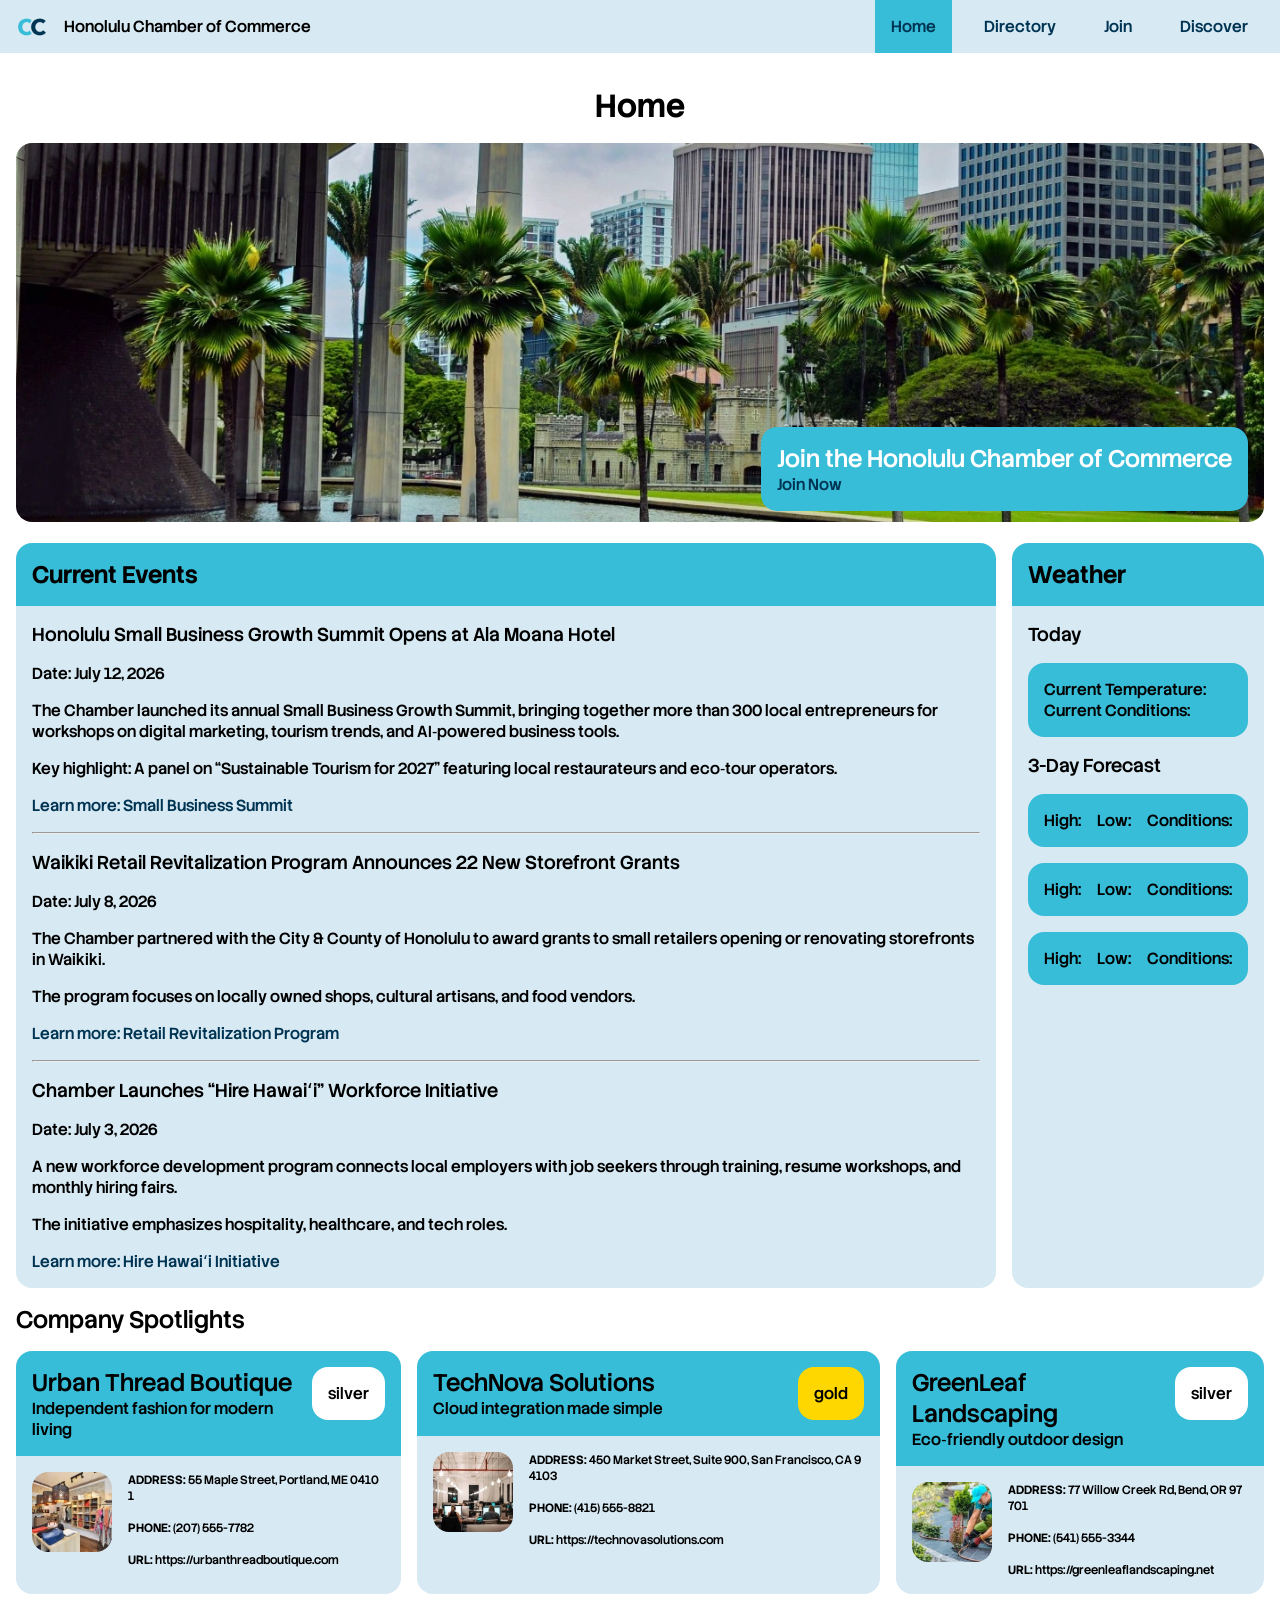
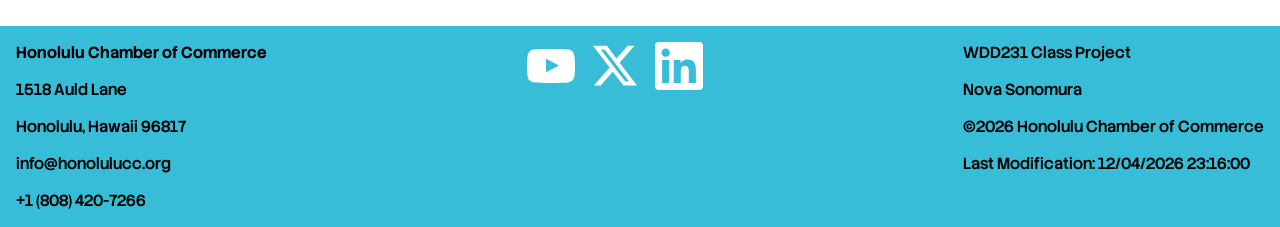
<file: chamber/index.html>
<!DOCTYPE html>
<html lang="en">

<head>
	<meta charset="UTF-8">
	<base target="_top">
	<title>Home - Honolulu Chamber of Commerce</title>
	<meta name="description" content="A directory listing for all employees of the Honolulu Chamber of Commerce.">
	<meta name="author" content="Nova Sonomura">
	
	<meta property="og:title" content="Home - Honolulu Chamber of Commerce">
	<meta property="og:description" content="A directory listing for all employees of the Chamber of Commerce.">
	<meta property="og:type" content="website">
	<meta property="og:image" content="https://novyboy.github.io/wdd231/chamber/images/favicon-512.webp">
	<meta property="og:url" content="https://novyboy.github.io/wdd231/chamber/directory.html">
	<meta property="og:site_name" content="Chamber of Commerce">
	
	<meta name="twitter:card" content="summary_large_image">
	<meta name="twitter:image:alt" content="Home - Honolulu Chamber of Commerce">
	
	<link rel="icon" href="images/favicon.ico" type="image/ico" sizes="32x32">
	
	<link rel="apple-touch-icon" href="images/favicon-180.webp" sizes="180x180">
	<link rel="shortcut icon" href="images/favicon-192.webp" sizes="192x192">
	<link rel="apple-touch-icon" href="images/favicon-512.webp" sizes="512x512">
	
	<link rel="stylesheet" href="styles/base.css">
	<link rel="stylesheet" href="styles/small.css">
	<link rel="stylesheet" href="styles/larger.css">
	<link rel="preconnect" href="https://fonts.googleapis.com">
	<link rel="preconnect" href="https://fonts.gstatic.com" crossorigin>
	<link href="https://fonts.googleapis.com/css2?family=Stack+Sans+Headline:wght@200..700&display=swap" rel="stylesheet">
	
	<meta name="viewport" content="width=device-width, initial-scale=1">
	<meta name="robots" content="">
	<meta name="theme-color" content="">
	
	<script src="scripts/getdates.js" defer></script>
	<script src="scripts/hamburger.js" defer></script>
	<script src="scripts/home.js" defer></script>
</head>
<body class="flex-column">
	<header class="flex-row">
		<span class="flex-row center">
			<img id="icon" alt="favicon" src="images/favicon-192.webp">
			Honolulu Chamber of Commerce
		</span>
		<nav id="main-menu" class="flex-adapt">
			<a href="#">Home</a>
			<a href="directory.html">Directory</a>
			<a href="join.html">Join</a>
			<a href="discover.html">Discover</a>
		</nav>
		<button id="hamburger" aria-label="hamburger menu">
			<span></span>
			<span></span>
			<span></span>
		</button>
	</header>
	<main class="flex-column">
		<h1>Home</h1>
		<section class="main">
			<img class="hero" alt="Honolulu Chamber of Commerce" src="images/hero-image.webp"/>
			<div class="cta">
				<h2>
					Join the Honolulu Chamber of Commerce
				</h2>
				<a href="join.html">Join Now</a>
			</div>
		</section>
		<!--Hero Image-->
		<!--Call to Action-->
		<!--Current Events-->
		<!--Weather-->
		<!--2-3 Company Spotlights-->
		<div class="flex-adapt">
			<section id="current-events" class="card">
				<div>
					<h2>Current Events</h2>
				</div>
				<div class="flex-column">
					<h3>Honolulu Small Business Growth Summit Opens at Ala Moana Hotel</h3>
					<span>Date: July 12, 2026</span>
					<p>
						The Chamber launched its annual Small Business Growth Summit, bringing together more than 300 local entrepreneurs for workshops on digital marketing, tourism trends, and AI‑powered business tools.
					</p>
					<p>
						Key highlight: A panel on “Sustainable Tourism for 2027” featuring local restaurateurs and eco‑tour operators.
					</p>
					<a href="#">Learn more: Small Business Summit</a>
					
					<hr>
					
					<h3>Waikiki Retail Revitalization Program Announces 22 New Storefront Grants</h3>
					<span>Date: July 8, 2026</span>
					<p>
						The Chamber partnered with the City & County of Honolulu to award grants to small retailers opening or renovating storefronts in Waikiki.
					</p>
					<p>
						The program focuses on locally owned shops, cultural artisans, and food vendors.
					</p>
					<a href="#">Learn more: Retail Revitalization Program</a>
					
					<hr>
					
					<h3>Chamber Launches “Hire Hawaiʻi” Workforce Initiative</h3>
					<span>Date: July 3, 2026</span>
					<p>
						A new workforce development program connects local employers with job seekers through training, resume workshops, and monthly hiring fairs.
					</p>
					<p>
						The initiative emphasizes hospitality, healthcare, and tech roles.
					</p>
					<a href="#">
						Learn more: Hire Hawaiʻi Initiative</a>
				</div>
			</section>
			<div class="flex-column">
			<section id="weather" class="card">
				<div>
					<h2>Weather</h2>
				</div>
				<div class="flex-column">
					<h3>Today</h3>
					<dl class="grid-2 forecast">
						<div>
							<dt>Current Temperature:</dt>
							<dd id="temperature"></dd>
						</div>
						<div>
							<dt>Current Conditions:</dt>
							<dd id="conditions"></dd>
						</div>
					</dl>
					<h3>3-Day Forecast</h3>
					<dl class="grid-3 forecast">
						<div>
							<dt>High:</dt>
							<dd id="high-1"></dd>
						</div>
						<div>
							<dt>Low:</dt>
							<dd id="low-1"></dd>
						</div>
						<div>
							<dt>Conditions:</dt>
							<dd id="conditions-1"></dd>
						</div>
					</dl>
					<dl class="grid-3 forecast">
						<div>
							<dt>High:</dt>
							<dd id="high-2"></dd>
						</div>
						<div>
							<dt>Low:</dt>
							<dd id="low-2"></dd>
						</div>
						<div>
							<dt>Conditions:</dt>
							<dd id="conditions-2"></dd>
						</div>
					</dl>
					<dl class="grid-3 forecast">
						<div>
							<dt>High:</dt>
							<dd id="high-3"></dd>
						</div>
						<div>
							<dt>Low:</dt>
							<dd id="low-3"></dd>
						</div>
						<div>
							<dt>Conditions:</dt>
							<dd id="conditions-3"></dd>
						</div>
					</dl>
				</div>
			</section>
		</div>
		</div>
		<section class="flex-column">
			<h2>Company Spotlights</h2>
			<div id="spotlight" class="flex-adapt">
				
			</div>
		</section>
	</main>
	<footer class="flex-adapt">
		<div class="flex-column">
			<strong>Honolulu Chamber of Commerce</strong>
			<span>1518 Auld Lane</span>
			<span>Honolulu, Hawaii 96817</span>
			<span>info@honolulucc.org</span>
			<span>+1 (808) 420-7266</span>
		</div>
		<div class="flex-row social">
			<a href="#"><img alt="youtube" src="images/youtube.svg"></a>
			<a href="#"><img alt="twitter" src="images/twitter.svg"></a>
			<a href="#"><img alt="linkedin" src="images/linkedin.svg"></a>
		</div>
		<div class="flex-column">
			<span>WDD231 Class Project</span>
			<span>Nova Sonomura</span>
			<span>
				©︎<span id="currentYear"></span>
				Honolulu Chamber of Commerce
			</span>
			<span>
				Last Modification: <span id="lastModified"></span>
			</span>
		</div>
	</footer>
</body>

</html>
</file>
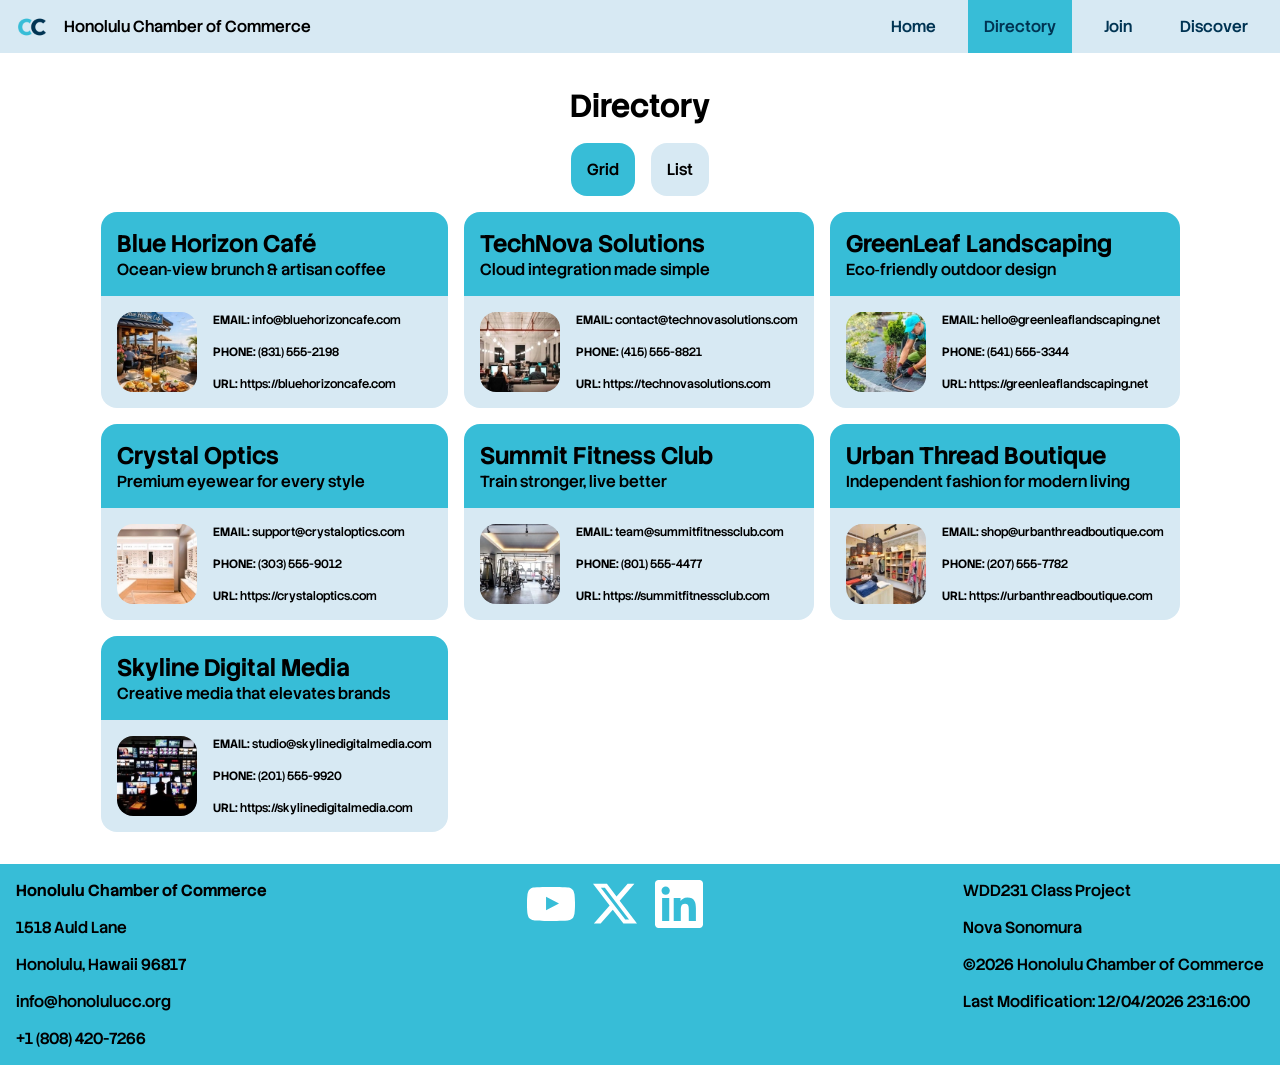
<file: chamber/directory.html>
<!DOCTYPE html>
<html lang="en">

<head>
	<meta charset="UTF-8">
	<base target="_top">
	<title>Directory - Honolulu Chamber of Commerce</title>
	<meta name="description" content="A directory listing for all employees of the Honolulu Chamber of Commerce.">
	<meta name="author" content="Nova Sonomura">
	
	<meta property="og:title" content="Directory - Honolulu Chamber of Commerce">
	<meta property="og:description" content="A directory listing for all employees of the Honolulu Chamber of Commerce.">
	<meta property="og:type" content="website">
	<meta property="og:image" content="https://novyboy.github.io/wdd231/chamber/images/favicon-512.webp">
	<meta property="og:url" content="https://novyboy.github.io/wdd231/chamber/directory.html">
	<meta property="og:site_name" content="Honolulu Chamber of Commerce">
	
	<meta name="twitter:card" content="summary_large_image">
	<meta name="twitter:image:alt" content="Directory - Honolulu Chamber of Commerce">
	
	<link rel="icon" href="images/favicon.ico" type="image/ico" sizes="32x32">
	
	<link rel="apple-touch-icon" href="images/favicon-180.webp" sizes="180x180">
	<link rel="shortcut icon" href="images/favicon-192.webp" sizes="192x192">
	<link rel="apple-touch-icon" href="images/favicon-512.webp" sizes="512x512">
	
	<link rel="stylesheet" href="styles/base.css">
	<link rel="stylesheet" href="styles/small.css">
	<link rel="stylesheet" href="styles/larger.css">
	<link rel="preconnect" href="https://fonts.googleapis.com">
	<link rel="preconnect" href="https://fonts.gstatic.com" crossorigin>
	<link href="https://fonts.googleapis.com/css2?family=Stack+Sans+Headline:wght@200..700&display=swap" rel="stylesheet">
	
	<meta name="viewport" content="width=device-width, initial-scale=1">
	<meta name="robots" content="">
	<meta name="theme-color" content="">
	
	<script src="scripts/getdates.js" defer></script>
	<script src="scripts/hamburger.js" defer></script>
	<script src="scripts/directory.js" defer></script>
</head>
<body class="flex-column">
	<header class="flex-row">
		<span class="flex-row center">
			<img id="icon" alt="favicon" src="images/favicon-192.webp">
			Honolulu Chamber of Commerce
		</span>
		<nav id="main-menu" class="flex-adapt">
			<a href="index.html">Home</a>
			<a href="#">Directory</a>
			<a href="join.html">Join</a>
			<a href="discover.html">Discover</a>
		</nav>
		<button id="hamburger" aria-label="hamburger menu">
			<span></span>
			<span></span>
			<span></span>
		</button>
	</header>
	<main class="flex-column">
		<h1>Directory</h1>
		<div class="flex-row center">
			<div>
				<input id="grid-button" name="view" value="grid" type="radio" checked>
				<label for="grid-button">
					Grid
				</label>
			</div>
			<div>
				<input id="list-button" name="view" value="list" type="radio">
				<label for="list-button">
					List
				</label>
			</div>
		</div>
		<section id="directory" class="grid-3">
		</section>
	</main>
	<footer class="flex-adapt">
		<div class="flex-column">
			<strong>Honolulu Chamber of Commerce</strong>
			<span>1518 Auld Lane</span>
			<span>Honolulu, Hawaii 96817</span>
			<span>info@honolulucc.org</span>
			<span>+1 (808) 420-7266</span>
		</div>
		<div class="flex-row social">
			<a href="#"><img alt="youtube" src="images/youtube.svg"></a>
			<a href="#"><img alt="twitter" src="images/twitter.svg"></a>
			<a href="#"><img alt="linkedin" src="images/linkedin.svg"></a>
		</div>
		<div class="flex-column">
			<span>WDD231 Class Project</span>
			<span>Nova Sonomura</span>
			<span>
				©︎<span id="currentYear"></span>
				Honolulu Chamber of Commerce
			</span>
			<span>
				Last Modification: <span id="lastModified"></span>
			</span>
		</div>
	</footer>
</body>

</html>
</file>
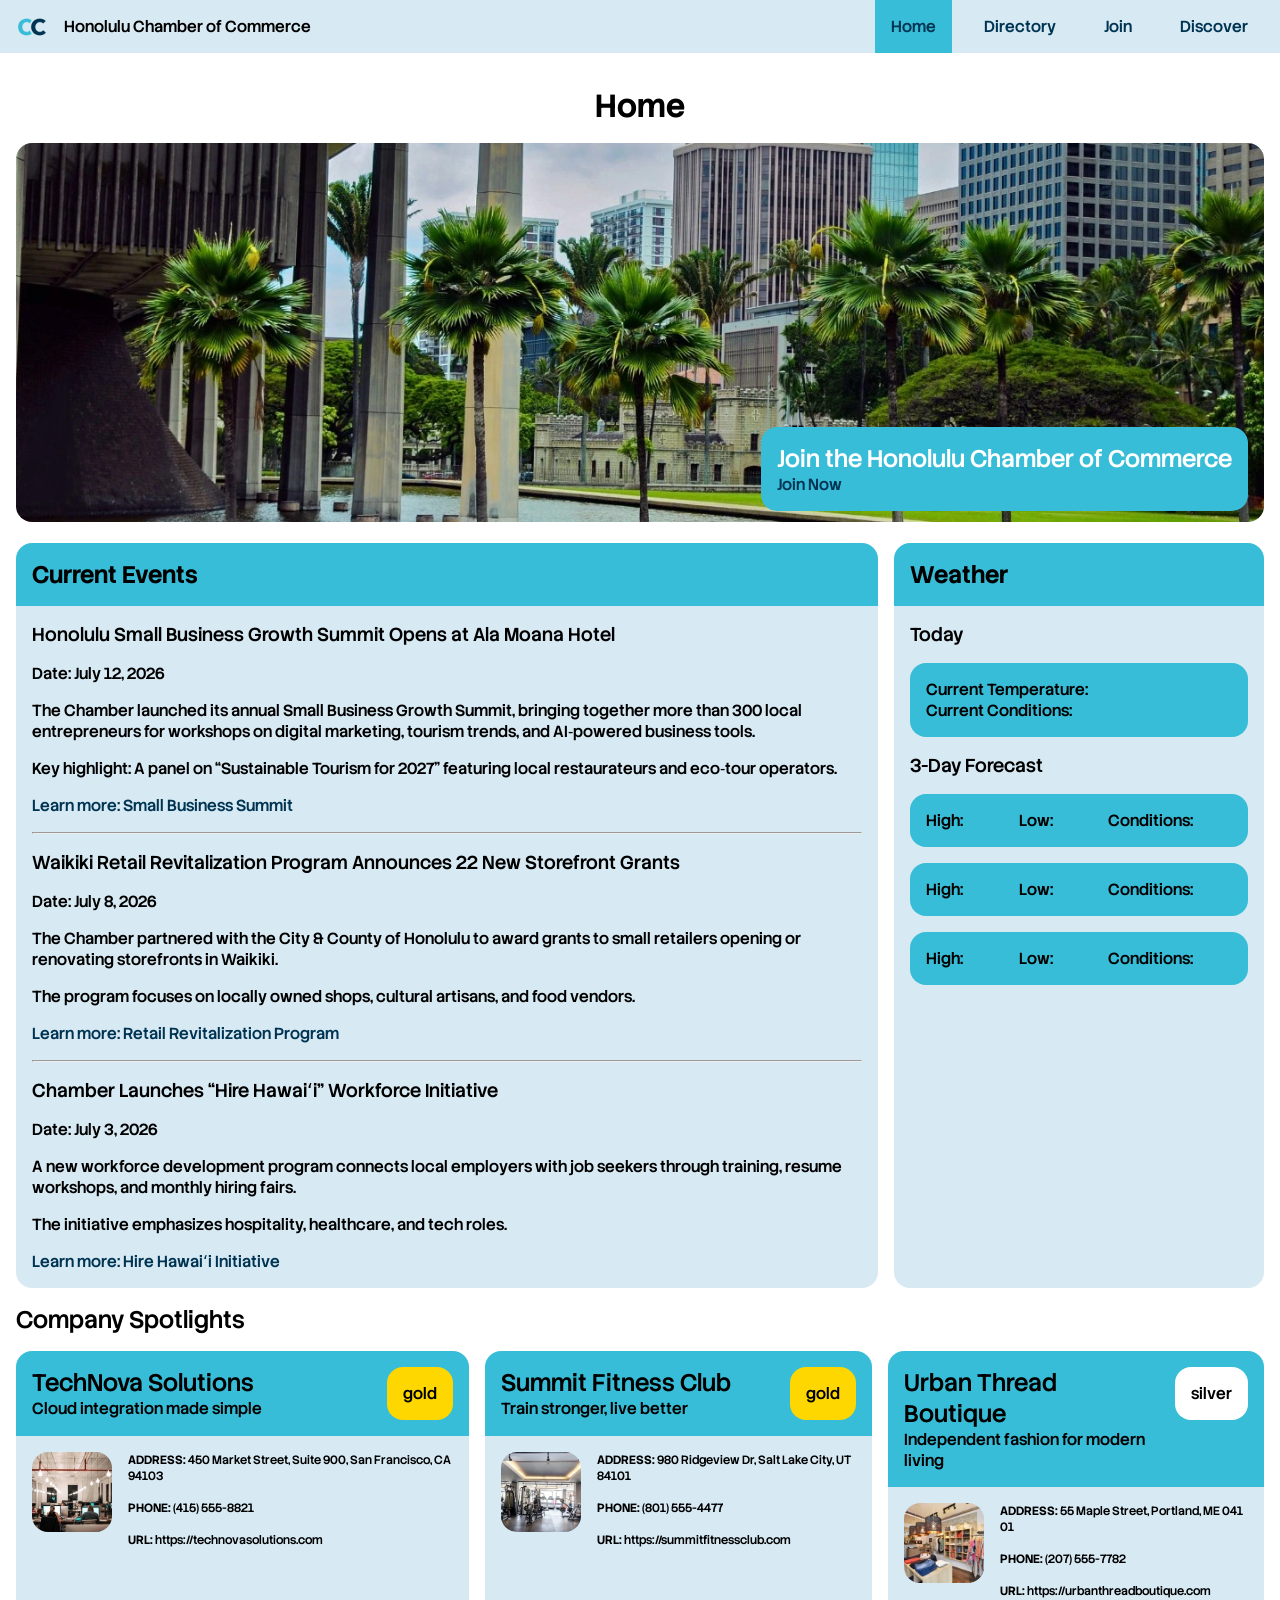
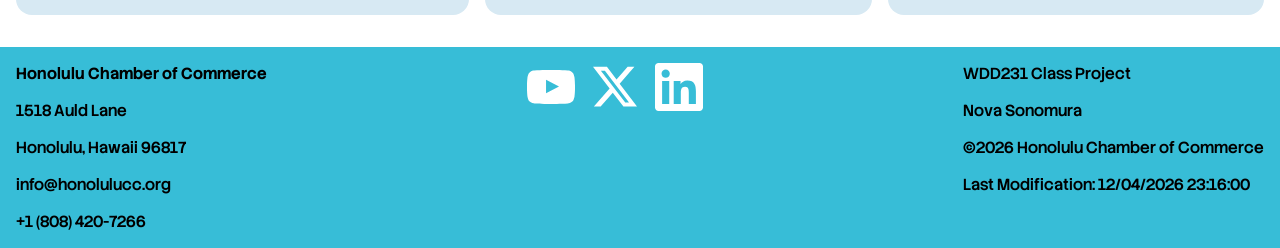
<file: chamber/home.html>
<!DOCTYPE html>
<html lang="en">

<head>
	<meta charset="UTF-8">
	<base target="_top">
	<title>Home - Honolulu Chamber of Commerce</title>
	<meta name="description" content="A directory listing for all employees of the Honolulu Chamber of Commerce.">
	<meta name="author" content="Nova Sonomura">
	
	<meta property="og:title" content="Home - Honolulu Chamber of Commerce">
	<meta property="og:description" content="A directory listing for all employees of the Chamber of Commerce.">
	<meta property="og:type" content="website">
	<meta property="og:image" content="https://novyboy.github.io/wdd231/chamber/images/favicon-512.webp">
	<meta property="og:url" content="https://novyboy.github.io/wdd231/chamber/directory.html">
	<meta property="og:site_name" content="Chamber of Commerce">
	
	<meta name="twitter:card" content="summary_large_image">
	<meta name="twitter:image:alt" content="Home - Honolulu Chamber of Commerce">
	
	<link rel="icon" href="images/favicon.ico" type="image/ico" sizes="32x32">
	
	<link rel="apple-touch-icon" href="images/favicon-180.webp" sizes="180x180">
	<link rel="shortcut icon" href="images/favicon-192.webp" sizes="192x192">
	<link rel="apple-touch-icon" href="images/favicon-512.webp" sizes="512x512">
	
	<link rel="stylesheet" href="styles/base.css">
	<link rel="stylesheet" href="styles/small.css">
	<link rel="stylesheet" href="styles/larger.css">
	<link rel="preconnect" href="https://fonts.googleapis.com">
	<link rel="preconnect" href="https://fonts.gstatic.com" crossorigin>
	<link href="https://fonts.googleapis.com/css2?family=Stack+Sans+Headline:wght@200..700&display=swap" rel="stylesheet">
	
	<meta name="viewport" content="width=device-width, initial-scale=1">
	<meta name="robots" content="">
	<meta name="theme-color" content="">
	
	<script src="scripts/getdates.js" defer></script>
	<script src="scripts/hamburger.js" defer></script>
	<script src="scripts/home.js" defer></script>
</head>
<body class="flex-column">
	<header class="flex-row">
		<span class="flex-row center">
			<img id="icon" alt="favicon" src="images/favicon-192.webp">
			Honolulu Chamber of Commerce
		</span>
		<nav id="main-menu" class="flex-adapt">
			<a href="#">Home</a>
			<a href="directory.html">Directory</a>
			<a href="join.html">Join</a>
			<a href="discover.html">Discover</a>
		</nav>
		<button id="hamburger" aria-label="hamburger menu">
			<span></span>
			<span></span>
			<span></span>
		</button>
	</header>
	<main class="flex-column">
		<h1>Home</h1>
		<section class="main">
			<img class="hero" alt="Honolulu Chamber of Commerce" src="images/hero-image.webp"/>
			<div class="cta">
				<h2>
					Join the Honolulu Chamber of Commerce
				</h2>
				<a href="join.html">Join Now</a>
			</div>
		</section>
		<!--Hero Image-->
		<!--Call to Action-->
		<!--Current Events-->
		<!--Weather-->
		<!--2-3 Company Spotlights-->
		<div class="flex-adapt">
			<section id="current-events" class="card">
				<div>
					<h2>Current Events</h2>
				</div>
				<div class="flex-column">
					<h3>Honolulu Small Business Growth Summit Opens at Ala Moana Hotel</h3>
					<span>Date: July 12, 2026</span>
					<p>
						The Chamber launched its annual Small Business Growth Summit, bringing together more than 300 local entrepreneurs for workshops on digital marketing, tourism trends, and AI‑powered business tools.
					</p>
					<p>
						Key highlight: A panel on “Sustainable Tourism for 2027” featuring local restaurateurs and eco‑tour operators.
					</p>
					<a href="#">Learn more: Small Business Summit</a>
					
					<hr>
					
					<h3>Waikiki Retail Revitalization Program Announces 22 New Storefront Grants</h3>
					<span>Date: July 8, 2026</span>
					<p>
						The Chamber partnered with the City & County of Honolulu to award grants to small retailers opening or renovating storefronts in Waikiki.
					</p>
					<p>
						The program focuses on locally owned shops, cultural artisans, and food vendors.
					</p>
					<a href="#">Learn more: Retail Revitalization Program</a>
					
					<hr>
					
					<h3>Chamber Launches “Hire Hawaiʻi” Workforce Initiative</h3>
					<span>Date: July 3, 2026</span>
					<p>
						A new workforce development program connects local employers with job seekers through training, resume workshops, and monthly hiring fairs.
					</p>
					<p>
						The initiative emphasizes hospitality, healthcare, and tech roles.
					</p>
					<a href="#">
						Learn more: Hire Hawaiʻi Initiative</a>
				</div>
			</section>
			<section id="weather" class="card">
				<div>
					<h2>Weather</h2>
				</div>
				<div class="flex-column">
					<h3>Today</h3>
					<dl class="grid-2 forecast">
						<div>
							<dt>Current Temperature:</dt>
							<dd id="temperature"></dd>
						</div>
						<div>
							<dt>Current Conditions:</dt>
							<dd id="conditions"></dd>
						</div>
					</dl>
					<h3>3-Day Forecast</h3>
					<dl class="grid-3 forecast">
						<div>
							<dt>High:</dt>
							<dd id="high-1"></dd>
						</div>
						<div>
							<dt>Low:</dt>
							<dd id="low-1"></dd>
						</div>
						<div>
							<dt>Conditions:</dt>
							<dd id="conditions-1"></dd>
						</div>
					</dl>
					<dl class="grid-3 forecast">
						<div>
							<dt>High:</dt>
							<dd id="high-2"></dd>
						</div>
						<div>
							<dt>Low:</dt>
							<dd id="low-2"></dd>
						</div>
						<div>
							<dt>Conditions:</dt>
							<dd id="conditions-2"></dd>
						</div>
					</dl>
					<dl class="grid-3 forecast">
						<div>
							<dt>High:</dt>
							<dd id="high-3"></dd>
						</div>
						<div>
							<dt>Low:</dt>
							<dd id="low-3"></dd>
						</div>
						<div>
							<dt>Conditions:</dt>
							<dd id="conditions-3"></dd>
						</div>
					</dl>
				</div>
			</section>
		</div>
		<section class="flex-column">
			<h2>Company Spotlights</h2>
			<div id="spotlight" class="flex-adapt">
				
			</div>
		</section>
	</main>
	<footer class="flex-adapt">
		<div class="flex-column">
			<strong>Honolulu Chamber of Commerce</strong>
			<span>1518 Auld Lane</span>
			<span>Honolulu, Hawaii 96817</span>
			<span>info@honolulucc.org</span>
			<span>+1 (808) 420-7266</span>
		</div>
		<div class="flex-row social">
			<a href="#"><img alt="youtube" src="images/youtube.svg"></a>
			<a href="#"><img alt="twitter" src="images/twitter.svg"></a>
			<a href="#"><img alt="linkedin" src="images/linkedin.svg"></a>
		</div>
		<div class="flex-column">
			<span>WDD231 Class Project</span>
			<span>Nova Sonomura</span>
			<span>
				©︎<span id="currentYear"></span>
				Honolulu Chamber of Commerce
			</span>
			<span>
				Last Modification: <span id="lastModified"></span>
			</span>
		</div>
	</footer>
</body>

</html>
</file>
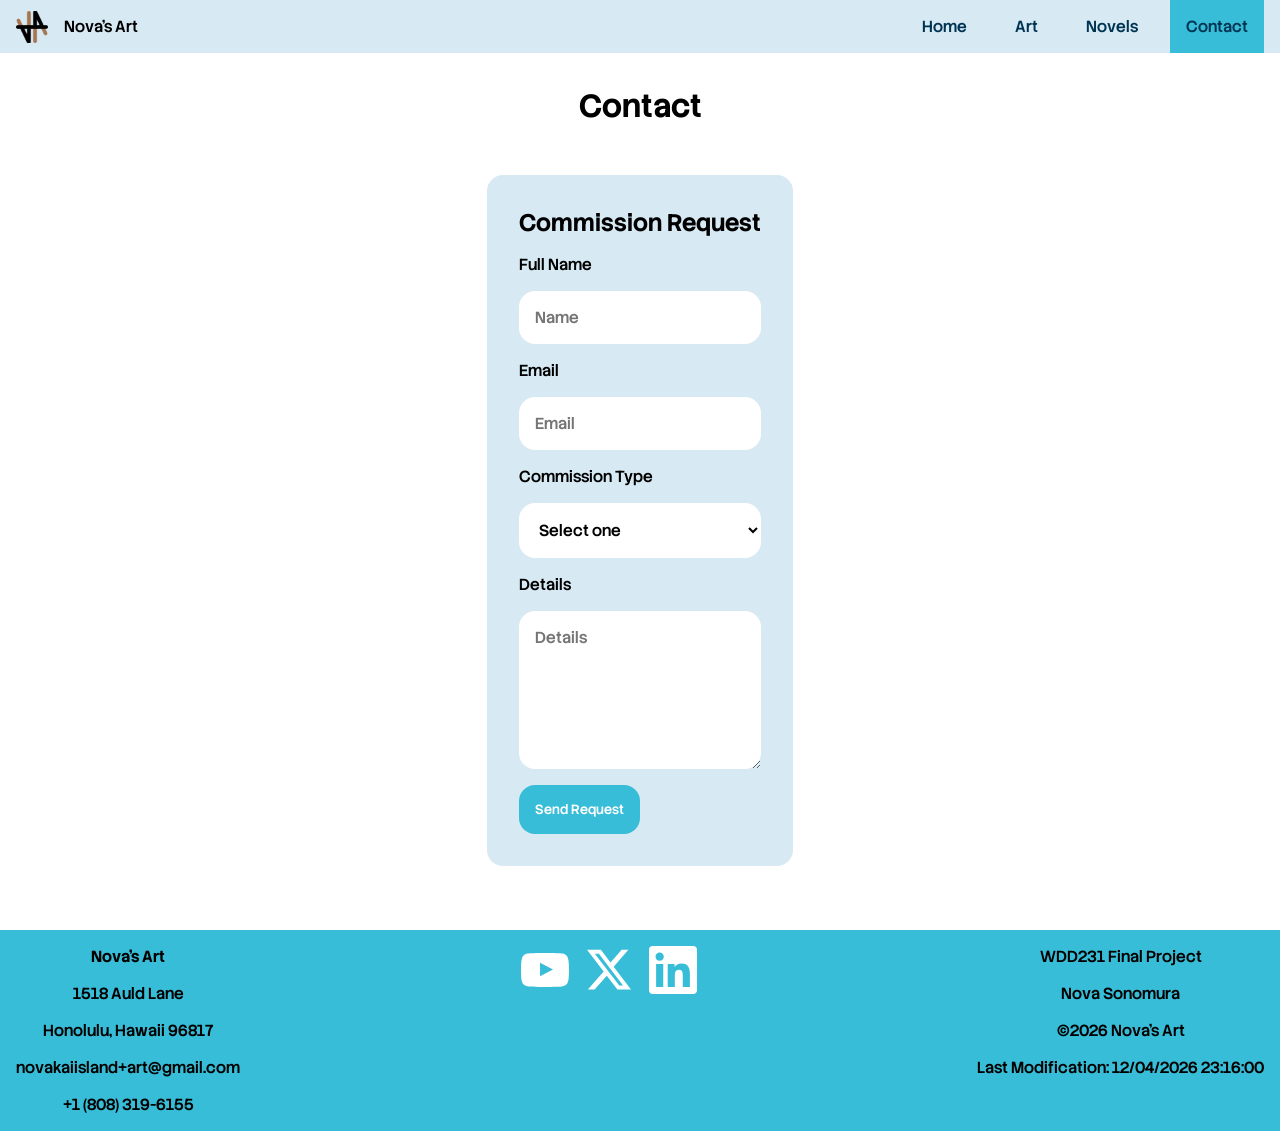
<file: final/contact.html>
<!DOCTYPE html>
<html lang="en">

<head>
	<meta charset="UTF-8">
	<base target="_top">
	<title>Contact | Nova's Art</title>
	<meta property="og:title" content="Contact | Nova's Art">
	<meta name="description" content="Contact page for Nova's Art, Novels, and more">
	<meta name="author" content="Nova Sonomura">
	<meta property="og:description" content="Contact page for Nova's Art, Novels, and more">
	<meta property="og:type" content="website">
	
	<meta name="twitter:card" content="summary_large_image">
	<meta name="twitter:image:alt" content="Siteplan">
	
	<link rel="stylesheet" href="styles/base.css">
	<link rel="stylesheet" href="styles/larger.css">
	<link rel="stylesheet" href="styles/small.css">
	<link rel="preconnect" href="https://fonts.googleapis.com">
	<link rel="preconnect" href="https://fonts.gstatic.com" crossorigin>
	<link href="https://fonts.googleapis.com/css2?family=Stack+Sans+Headline:wght@200..700&family=Noto+Sans:ital,wght@0,100..900;1,100..900&family=Noto+Serif:ital,wght@0,100..900;1,100..900&display=swap" rel="stylesheet">
	
	<link rel="icon" href="images/favicon.ico" type="image/ico" sizes="32x32">
	
	<link rel="apple-touch-icon" href="images/favicon-180.webp" sizes="180x180">
	<link rel="shortcut icon" href="images/favicon-192.webp" sizes="192x192">
	<link rel="apple-touch-icon" href="images/favicon-512.webp" sizes="512x512">
	
	<meta name="viewport" content="width=device-width, initial-scale=1">
	<meta name="robots" content="">
	<meta name="theme-color" content="">
	<script src="scripts/getdates.js" defer></script>
	<script src="scripts/hamburger.js" defer></script>
</head>
<body class="flex-column">
	<header class="flex-row">
		<span class="flex-row center">
			<img id="icon" alt="favicon" src="images/favicon-192.webp">
			Nova's Art
		</span>
		<nav id="main-menu" class="flex-adapt">
			<a href="index.html">Home</a>
			<a href="art.html">Art</a>
			<a href="novels.html">Novels</a>
			<a href="#">Contact</a>
		</nav>
		<button id="hamburger" aria-label="hamburger menu">
			<span></span>
			<span></span>
			<span></span>
		</button>
	</header>
	<main class="flex-column">
		<h1>Contact</h1>
		<section class="commission-form flex-column">
			<h1>Commission Request</h1>
		
			<form class="flex-column" id="commissionForm" method="get" action="form.html">
				<div class="flex-column">
					<label for="name">Full Name</label>
					<input id="name" name="name" type="text" required placeholder="Name">
				</div>
		
				<div class="flex-column">
					<label for="email">Email</label>
					<input id="email" name="email" type="email" required placeholder="Email">
				</div>
		
				<div class="flex-column">
					<label for="type">Commission Type</label>
					<select id="type" name="type" required>
						<option value="">Select one</option>
						<option value="portrait">Portrait</option>
						<option value="fullbody">Full Body</option>
						<option value="chibi">Chibi</option>
						<option value="other">Other</option>
					</select>
				</div>
		
				<div class="flex-column">
					<label for="details">Details</label>
					<textarea id="details" name="details" rows="6" required placeholder="Details"></textarea>
				</div>
		
				<button class="submit-btn" type="submit">Send Request</button>
			</form>
		</section>

	</main>
	<footer class="flex-adapt">
		<div class="flex-column">
			<strong>Nova's Art</strong>
			<span>1518 Auld Lane</span>
			<span>Honolulu, Hawaii 96817</span>
			<span>novakaiisland+art@gmail.com</span>
			<span>+1 (808) 319-6155</span>
		</div>
		<div class="flex-row social">
			<a href="#"><img alt="youtube" src="images/youtube.svg"></a>
			<a href="#"><img alt="twitter" src="images/twitter.svg"></a>
			<a href="#"><img alt="linkedin" src="images/linkedin.svg"></a>
		</div>
		<div class="flex-column">
			<span>WDD231 Final Project</span>
			<span>Nova Sonomura</span>
			<span>
				©︎<span id="currentYear"></span>
				Nova's Art
			</span>
			<span>
				Last Modification: <span id="lastModified"></span>
			</span>
		</div>
	</footer>
</body>

</html>
</file>
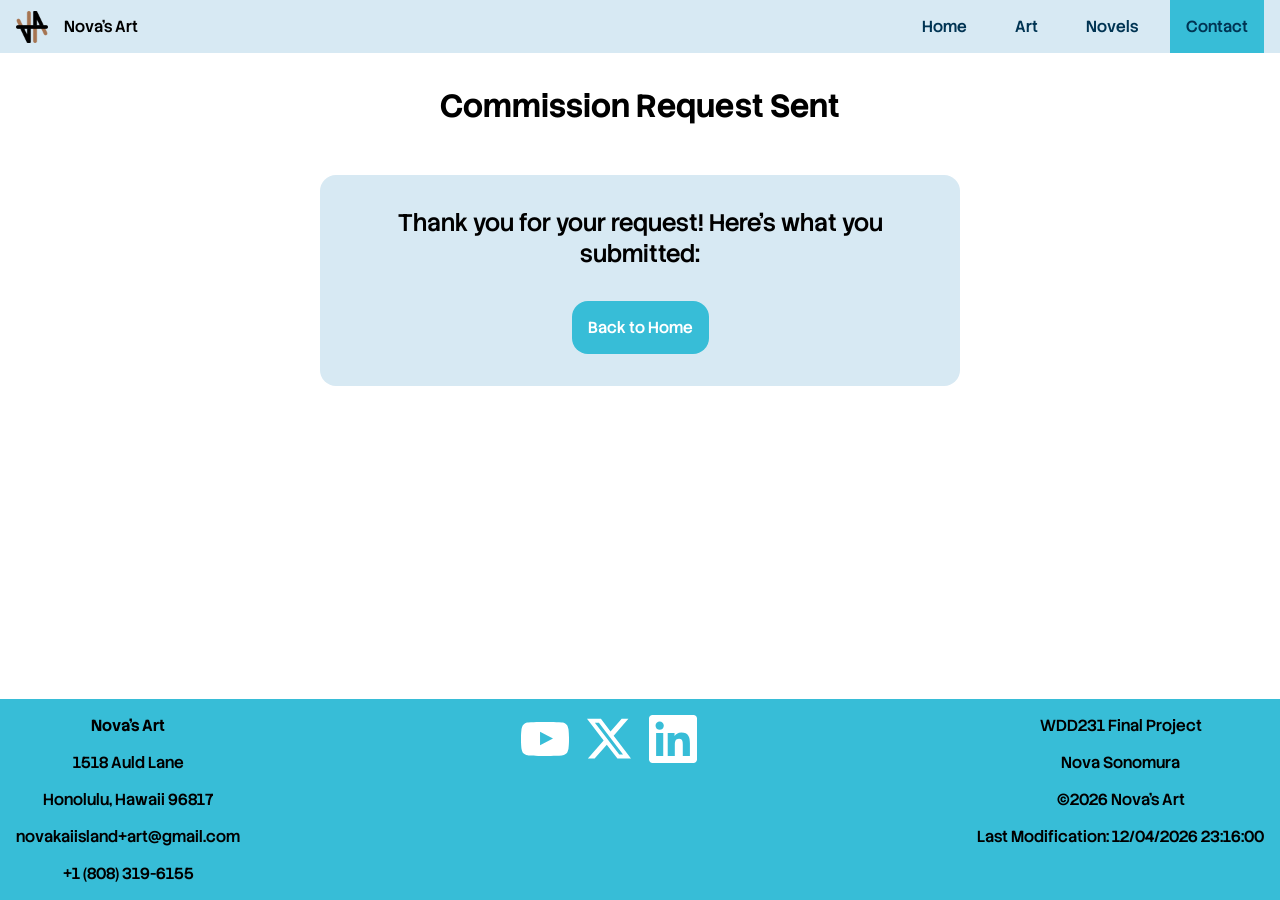
<file: final/form.html>
<!DOCTYPE html>
<html lang="en">

<head>
	<meta charset="UTF-8">
	<base target="_top">
	<title>Success | Nova's Art</title>
	<meta property="og:title" content="Success | Nova's Art">
	<meta name="description" content="Commission form success page">
	<meta name="author" content="Nova Sonomura">
	<meta property="og:description" content="Commission form success page">
	<meta property="og:type" content="website">
	
	<meta name="twitter:card" content="summary_large_image">
	<meta name="twitter:image:alt" content="Siteplan">
	
	<link rel="stylesheet" href="styles/base.css">
	<link rel="stylesheet" href="styles/larger.css">
	<link rel="stylesheet" href="styles/small.css">
	<link rel="preconnect" href="https://fonts.googleapis.com">
	<link rel="preconnect" href="https://fonts.gstatic.com" crossorigin>
	<link href="https://fonts.googleapis.com/css2?family=Stack+Sans+Headline:wght@200..700&family=Noto+Sans:ital,wght@0,100..900;1,100..900&family=Noto+Serif:ital,wght@0,100..900;1,100..900&display=swap" rel="stylesheet">
	
	<link rel="icon" href="images/favicon.ico" type="image/ico" sizes="32x32">
	
	<link rel="apple-touch-icon" href="images/favicon-180.webp" sizes="180x180">
	<link rel="shortcut icon" href="images/favicon-192.webp" sizes="192x192">
	<link rel="apple-touch-icon" href="images/favicon-512.webp" sizes="512x512">
	
	<meta name="viewport" content="width=device-width, initial-scale=1">
	<meta name="robots" content="">
	<meta name="theme-color" content="">
	<script src="scripts/getdates.js" defer></script>
	<script src="scripts/hamburger.js" defer></script>
	<script src="scripts/form.js" defer></script>
</head>
<body class="flex-column">
	<header class="flex-row">
		<span class="flex-row center">
			<img id="icon" alt="favicon" src="images/favicon-192.webp">
			Nova's Art
		</span>
		<nav id="main-menu" class="flex-adapt">
			<a href="index.html">Home</a>
			<a href="art.html">Art</a>
			<a href="novels.html">Novels</a>
			<a href="#">Contact</a>
		</nav>
		<button id="hamburger" aria-label="hamburger menu">
			<span></span>
			<span></span>
			<span></span>
		</button>
	</header>
	<main class="flex-column">
		<h1>Commission Request Sent</h1>
		<section class="commission-form flex-column center">
			<h2>Thank you for your request! Here’s what you submitted:</h2>
			<div id="results"></div>
		
			<a class="back-btn" href="index.html">Back to Home</a>
		</section>

	</main>
	<footer class="flex-adapt">
		<div class="flex-column">
			<strong>Nova's Art</strong>
			<span>1518 Auld Lane</span>
			<span>Honolulu, Hawaii 96817</span>
			<span>novakaiisland+art@gmail.com</span>
			<span>+1 (808) 319-6155</span>
		</div>
		<div class="flex-row social">
			<a href="#"><img alt="youtube" src="images/youtube.svg"></a>
			<a href="#"><img alt="twitter" src="images/twitter.svg"></a>
			<a href="#"><img alt="linkedin" src="images/linkedin.svg"></a>
		</div>
		<div class="flex-column">
			<span>WDD231 Final Project</span>
			<span>Nova Sonomura</span>
			<span>
				©︎<span id="currentYear"></span>
				Nova's Art
			</span>
			<span>
				Last Modification: <span id="lastModified"></span>
			</span>
		</div>
	</footer>
</body>

</html>
</file>
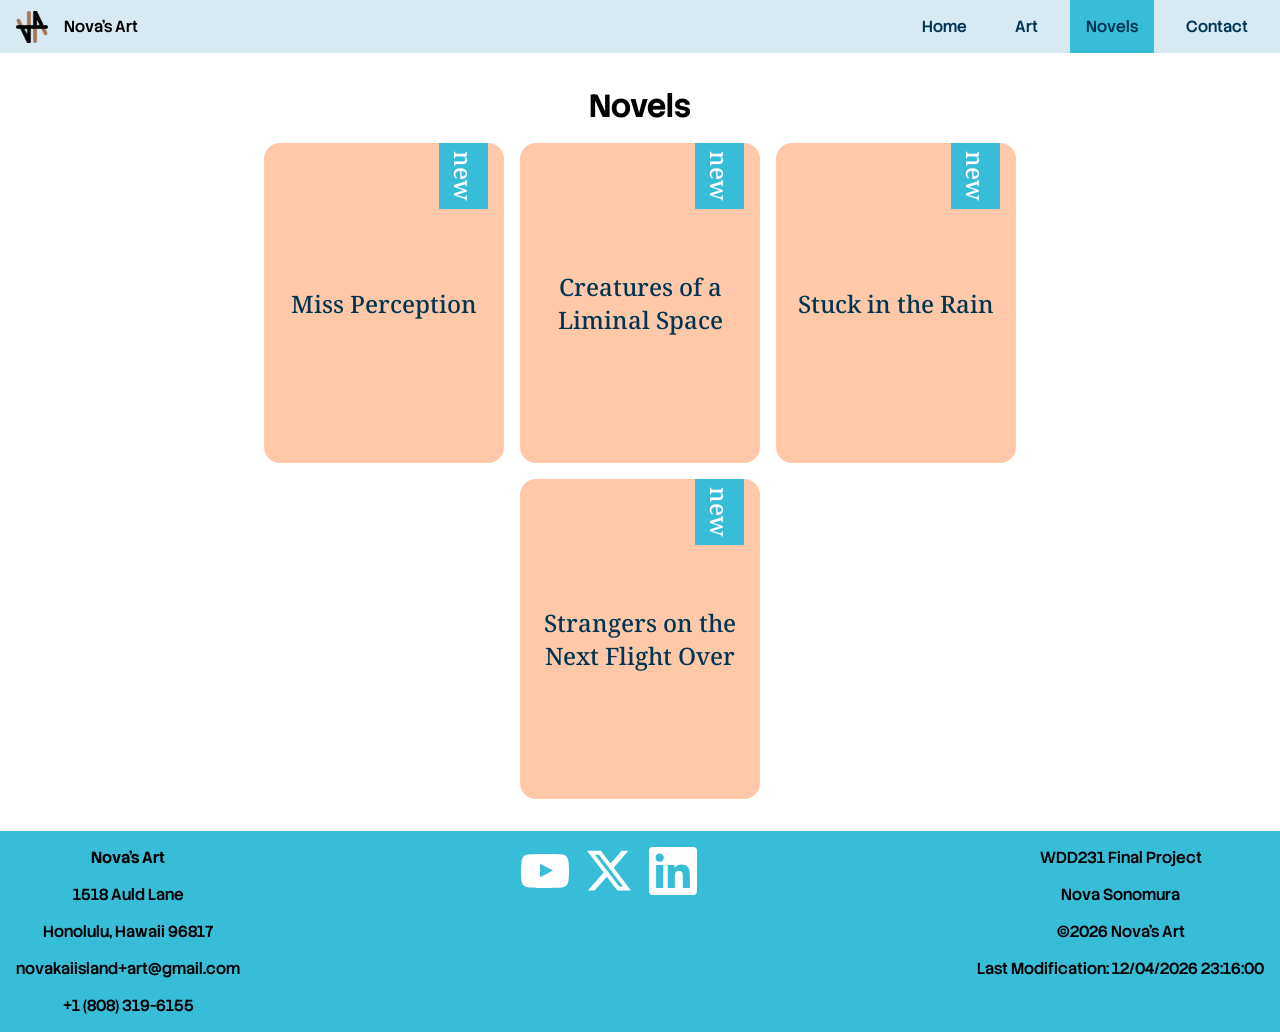
<file: final/novels.html>
<!DOCTYPE html>
<html lang="en">

<head>
	<meta charset="UTF-8">
	<base target="_top">
	<title>Novels | Nova's Art</title>
	<meta property="og:title" content="Novels | Nova's Art">
	<meta name="description" content="Novel page for Nova's Art">
	<meta name="author" content="Nova Sonomura">
	<meta property="og:description" content="Novel page for Nova's Art">
	<meta property="og:type" content="website">
	
	<meta name="twitter:card" content="summary_large_image">
	<meta name="twitter:image:alt" content="Siteplan">
	
	<link rel="stylesheet" href="styles/base.css">
	<link rel="stylesheet" href="styles/larger.css">
	<link rel="stylesheet" href="styles/small.css">
	<link rel="preconnect" href="https://fonts.googleapis.com">
	<link rel="preconnect" href="https://fonts.gstatic.com" crossorigin>
	<link href="https://fonts.googleapis.com/css2?family=Stack+Sans+Headline:wght@200..700&family=Noto+Sans:ital,wght@0,100..900;1,100..900&family=Noto+Serif:ital,wght@0,100..900;1,100..900&display=swap" rel="stylesheet">
	
	<link rel="icon" href="images/favicon.ico" type="image/ico" sizes="32x32">
	
	<link rel="apple-touch-icon" href="images/favicon-180.webp" sizes="180x180">
	<link rel="shortcut icon" href="images/favicon-192.webp" sizes="192x192">
	<link rel="apple-touch-icon" href="images/favicon-512.webp" sizes="512x512">
	
	<meta name="viewport" content="width=device-width, initial-scale=1">
	<meta name="robots" content="">
	<meta name="theme-color" content="">
	<script src="scripts/getdates.js" defer></script>
	<script src="scripts/hamburger.js" defer></script>
	<script src="scripts/novels.js" defer></script>
</head>
<body class="flex-column">
	<header class="flex-row">
		<span class="flex-row center">
			<img id="icon" alt="favicon" src="images/favicon-192.webp">
			Nova's Art
		</span>
		<nav id="main-menu" class="flex-adapt">
			<a href="index.html">Home</a>
			<a href="art.html">Art</a>
			<a href="#">Novels</a>
			<a href="contact.html">Contact</a>
		</nav>
		<button id="hamburger" aria-label="hamburger menu">
			<span></span>
			<span></span>
			<span></span>
		</button>
	</header>
	<main class="flex-column">
		<h1>Novels</h1>
		<nav id="novels" class="flex-wrap flex-row center">
		</nav>
	</main>
	<footer class="flex-adapt">
		<div class="flex-column">
			<strong>Nova's Art</strong>
			<span>1518 Auld Lane</span>
			<span>Honolulu, Hawaii 96817</span>
			<span>novakaiisland+art@gmail.com</span>
			<span>+1 (808) 319-6155</span>
		</div>
		<div class="flex-row social">
			<a href="#"><img alt="youtube" src="images/youtube.svg"></a>
			<a href="#"><img alt="twitter" src="images/twitter.svg"></a>
			<a href="#"><img alt="linkedin" src="images/linkedin.svg"></a>
		</div>
		<div class="flex-column">
			<span>WDD231 Final Project</span>
			<span>Nova Sonomura</span>
			<span>
				©︎<span id="currentYear"></span>
				Nova's Art
			</span>
			<span>
				Last Modification: <span id="lastModified"></span>
			</span>
		</div>
	</footer>
</body>

</html>
</file>
<file: chamber/styles/base.css>
* {
	/*RESET*/
	margin: 0;
	padding: 0;
	box-sizing: border-box;
	/*Font*/
	font-family: var(--font-family);
	font-weight: 500;
}

.grid-3 {
	display: grid;
	gap: 1rem;
}

.flex-adapt {
	display: flex;
	gap: 1rem;
}

:root {
	--primary-color: #37BDD7;
	--secondary-color: #003453;
	
	--background-color: #d7e9f3;
	--text-color: #0d0b1e;
	--font-family: "Stack Sans Headline", Helvetica;
}

a {
	text-decoration: none;
	color: var(--secondary-color);
}

input[type="radio"] {
	appearance: none;
	position: absolute;
}

label {
	display: block;
	cursor: pointer;
	padding: 1rem;
	border-radius: 1rem;
	transition: 300ms background ease-in-out;
	background: var(--background-color);
}

label:hover, input[type="radio"]:checked + label {
	background: var(--primary-color);
}

strong {
	font-weight: 900;
}

header {
	position: sticky;
	top: -4.5rem;
	justify-content: space-between;
	background: var(--background-color);
	padding: 0 1rem;
	z-index: 10;
}
#icon {
	width: 2rem;
}
header > nav > a {
	text-align: center;
	flex: auto;
	transition: background 0.15s ease-in-out;
	padding: 1rem;
}
header > nav > a:hover, header > nav > a[href="#"] {
	background: var(--primary-color);
}

body {
	min-height: 100vh;
}
main {
	padding: 1rem;
	align-self: center;
	max-width: 80rem;
}

h1 {
	font-weight: bold;
	text-align: center;
}
.card {
	display: flex;
	flex-flow: column;
	border-radius: 1rem;
	overflow: hidden;
}
.card > div:last-child {
	padding: 1rem;
	background: var(--background-color);
	height: 100%;
	width: 100%;
}
.card > div:first-child {
	padding: 1rem;
	background: var(--primary-color);
}
.card > div:first-child > h2 {
	font-weight: bold;
}

.profile {
	border-radius: 1rem;
	width: 5rem;
	height: 5rem;
	object-fit: cover;
}

.flex-column {
	display: flex;
	flex-flow: column;
	gap: 1rem;
}
.flex-row {
	display: flex;
	flex-flow: row;
	gap: 1rem;
}
.center {
	justify-content: center;
	align-items: center;
	text-align: center;
}
.space-between {
	justify-content: space-between;
}
.break {
	overflow-wrap: break-word;
	word-break: break-all;
	font-size: 0.75rem;
}
footer {
	background: var(--primary-color);
	justify-content: space-between;
	padding: 1rem;
	margin-top: auto;
}


/*Home Page Specific*/
.hero {
	object-fit: cover;
	width: 100%;
	border-radius: 1rem;
}
.cta {
	background: var(--primary-color);
	color: white;
	padding: 1rem;
	border-radius: 1rem;
}
.main {
	position: relative;
}
#current-events {
	flex: 1 1 0;
	flex-basis: 70%
}
#weather {
	flex: 1 1 0;
	flex-basis: 30%;
}
.gold {
	height: fit-content;
	background: gold;
	padding: 1rem;
	border-radius: 1rem;
}
.silver {
	height: fit-content;
	background: white;
	padding: 1rem;
	border-radius: 1rem;
}
.forecast {
	background: var(--primary-color);
	padding: 1rem;
	border-radius: 1rem;
}
</file>
<file: chamber/styles/small.css>
@media (max-width: 48rem) {
	header > nav:not(.open) {
		display: none;
	}
	.open {
		position: fixed;
		top: 4rem;
		right: 1rem;
		background: var(--background-color);
		padding: 1rem;
		border-radius: 1rem;
		width: 10rem;
		text-align: center;
	}
	.open > a {
		border-radius: 1rem;
		transition: background 0.15s ease-in-out;
	}
	.open + #hamburger > span:first-child {
		rotate: 45deg;
		transform-origin: bottom left;
	}
	.open + #hamburger > span:not(:first-child,:last-child) {
		opacity: 0;
	}
	.open + #hamburger > span:last-child {
		transform-origin: top left;
		rotate: -45deg;
	}
	#hamburger {
		display: flex;
		width: 2rem;
		height: 2rem;
		flex-flow: column;
		justify-content: space-between;
		gap: 0.3rem;
		padding: 0.5rem;
		border: 0;
		background: none;
		align-self: center;
		transition: gap 300ms, padding 300ms;
		cursor: pointer;
	}
	#hamburger:hover {
		gap: 0.2rem;
		padding: 0.4rem;
	}
	#hamburger > span {
		transition: opacity 150ms, rotate 300ms;
		background: black;
		width: 100%;
		height: 100%;
		border-radius: 1rem;
	}
	.grid {
		grid-template-columns: auto;
	}
	.flex-adapt {
		flex-flow: column;
	}
}
</file>
<file: chamber/styles/larger.css>
@media (min-width: 48rem) {
	#hamburger {
		display: none;
	}
	.grid-3 {
		grid-template-columns: auto auto auto;
	}
	.grid-2 {
		grid-template-columns: auto auto;
	}
	.flex-adapt {
		flex-flow: row;
	}
	.cta {
		position: absolute;
		bottom: 1rem;
		right: 1rem;
	}
}
</file>
<file: final/styles/base.css>
* {
	/*RESET*/
	margin: 0;
	padding: 0;
	box-sizing: border-box;
	/*Font*/
	font-family: var(--font-family);
	font-weight: 500;
}

:root {
	--text-color: #3A3A3A;
	--accent-color: #003453;
	--background-color: #d7e9f3;
	--primary-color: #37BDD7;
	--secondary-color: #FFC9A9;
	--font-family: "Stack Sans Headline", Helvetica;
}

a {
	text-decoration: none;
	color: var(--accent-color);
}

strong {
	font-weight: 900;
}

header {
	position: sticky;
	top: -4.5rem;
	justify-content: space-between;
	background: var(--background-color);
	padding: 0 1rem;
	z-index: 10;
}

#icon {
	width: 2rem;
}
header > nav > a {
	text-align: center;
	flex: auto;
	transition: background 0.15s ease-in-out;
	padding: 1rem;
}
header > nav > a:hover, header > nav > a[href="#"] {
	background: var(--primary-color);
}

body {
	min-height: 100vh;
	width: 100%;
	overflow-x: hidden;
}
main {
	padding: 1rem;
	align-self: center;
	max-width: 60rem;
	width: 100%;
}

h1 {
	font-weight: bold;
	text-align: center;
}

.grid-3 {
	display: grid;
	gap: 1rem;
}

.flex-adapt {
	display: flex;
	gap: 1rem;
}
.flex-column {
	display: flex;
	flex-flow: column;
	gap: 1rem;
}
.flex-row {
	display: flex;
	flex-flow: row;
	gap: 1rem;
}
.flex-wrap {
	flex-wrap: wrap;
}
.center {
	justify-content: center;
	align-items: center;
	text-align: center;
}
.space-between {
	justify-content: space-between;
}
.break {
	overflow-wrap: break-word;
	word-break: break-all;
	font-size: 0.75rem;
}
.card {
	display: flex;
	flex-flow: column;
	border-radius: 1rem;
	overflow: hidden;
}
.card > div:last-child {
	padding: 1rem;
	background: var(--background-color);
	height: 100%;
	width: 100%;
}
.card > div:first-child {
	padding: 1rem;
	background: var(--primary-color);
}
.card > div:first-child > h2 {
	font-weight: bold;
}

footer {
	background: var(--primary-color);
	justify-content: space-between;
	padding: 1rem;
	margin-top: auto;
}

.serif {
	font-family: "Noto Serif";
}
.sans {
	font-family: "Noto Sans";
}

li {
	margin-left: 1rem;
}

footer {
	background: var(--primary-color);
	padding: 1rem;
	text-align: center;
	margin-top: auto;
}


/* Home Page */
.main {
	position: relative;
}
.hero {
	object-fit: cover;
	width: 100%;
	border-radius: 1rem;
}
.cta {
	position: absolute;
	bottom: 1rem;
	right: 1rem;
	background: var(--primary-color);
	color: white;
	padding: 1rem;
	border-radius: 1rem;
}

/* Novels */
.carousel {
	overflow-x: scroll;
}
.carousel::before {
	content: "";
	display: block;
	position: sticky;
	left: 0;
	top: 0;
	background: linear-gradient(to right, var(--background-color), transparent);
	width: 1rem;
	height: 20rem;
	flex-shrink: 0;
}
.carousel::after {
	content: "";
	display: block;
	position: sticky;
	right: 0;
	top: 0;
	background: linear-gradient(to left, var(--background-color), transparent);
	width: 1rem;
	height: 20rem;
	flex-shrink: 0;
}
.novel {
	display: flex;
	position: relative;
	justify-content: center;
	align-items: center;
	text-align: center;
	border-radius: 1rem;
	padding: 1rem;
	background: var(--secondary-color);
	width: 15rem;
	height: 20rem;
	flex-shrink: 0;
	font-family: "Noto Serif";
	font-size: 1.5rem;
	transition: color 100ms ease-in-out, background 100ms ease-in-out;
}
.novel:hover {
	color: var(--background-color);
	background: var(--accent-color);
}
.novel:not(.seen)::before {
	content: "new";
	display: block;
	position: absolute;
	top: 0;
	right: 1rem;
	padding: 0.5rem;
	background: var(--primary-color);
	color: white;
	writing-mode: vertical-rl;
}
.seen::before {
	content: "seen";
	display: block;
	position: absolute;
	top: 0;
	right: 1rem;
	padding: 0.5rem;
	background: var(--text-color);
	color: white;
	writing-mode: vertical-rl;
}

/* art */
.art {
	width: 20rem;
	height: 20rem;
	border-radius: 1rem;
	object-fit: cover;
	cursor: pointer;
	transition: border 100ms ease-in-out;
}

.art:hover {
	border: solid var(--accent-color) 1rem;
}

dialog:modal {
	display: flex;
	border: none;
	z-index: 99;
	background: transparent;
	outline: none;
	position: fixed;
	inset: 0;
	margin: auto;
  }
  dialog::backdrop {
	  display: flex;
	  justify-content: center;
	  align-items: center;
	  background: rgba(0,0,0,0.85);
  }

  .viewer-content {
	text-align: center;
	color: white;
	max-width: 90vw;
  }

  #viewer-img {
	max-width: 90vw;
	max-height: 70vh;
	border-radius: 8px;
	margin-bottom: 12px;
  }
  
  /* Form */
  /* Commission Form */
  .commission-form {
	  background: var(--background-color);
	  padding: 2rem;
	  border-radius: 1rem;
	  max-width: 40rem;
	  margin: 2rem auto;
  }
  
  .commission-form input,
  .commission-form select,
  .commission-form textarea {
	  padding: 1rem;
	  border-radius: 1rem;
	  border: none;
	  background: white;
	  font-size: 1rem;
	  transition: 200ms background ease-in-out, 200ms border ease-in-out;
  }
  
  .commission-form input:focus,
  .commission-form select:focus,
  .commission-form textarea:focus {
	  outline: none;
	  background: var(--secondary-color);
  }
  
  .submit-btn, .back-btn {
	  display: block;
	  width: fit-content;
	  padding: 1rem;
	  border-radius: 1rem;
	  background: var(--primary-color);
	  color: white;
	  border: none;
	  cursor: pointer;
	  transition: 200ms background ease-in-out;
  }
  
  .submit-btn:hover, .back-btn:hover {
	  background: var(--accent-color);
  }
</file>
<file: final/styles/larger.css>
@media (min-width: 48rem) {
	#hamburger {
		display: none;
	}
	.grid-3 {
		grid-template-columns: auto auto auto;
	}
	.grid-2 {
		grid-template-columns: auto auto;
	}
	.flex-adapt {
		flex-flow: row;
	}
}
</file>
<file: final/styles/small.css>
@media (max-width: 48rem) {
	header > nav:not(.open) {
		display: none;
	}
	.open {
		position: fixed;
		top: 4rem;
		right: 1rem;
		background: var(--background-color);
		padding: 1rem;
		border-radius: 1rem;
		width: 10rem;
		text-align: center;
	}
	.open > a {
		border-radius: 1rem;
		transition: background 0.15s ease-in-out;
	}
	.open + #hamburger > span:first-child {
		rotate: 45deg;
		transform-origin: bottom left;
	}
	.open + #hamburger > span:not(:first-child,:last-child) {
		opacity: 0;
	}
	.open + #hamburger > span:last-child {
		transform-origin: top left;
		rotate: -45deg;
	}
	#hamburger {
		display: flex;
		width: 2rem;
		height: 2rem;
		flex-flow: column;
		justify-content: space-between;
		gap: 0.3rem;
		padding: 0.5rem;
		border: 0;
		background: none;
		align-self: center;
		transition: gap 300ms, padding 300ms;
		cursor: pointer;
	}
	#hamburger:hover {
		gap: 0.2rem;
		padding: 0.4rem;
	}
	#hamburger > span {
		transition: opacity 150ms, rotate 300ms;
		background: black;
		width: 100%;
		height: 100%;
		border-radius: 1rem;
	}
	.grid {
		grid-template-columns: auto;
	}
	.flex-adapt {
		flex-flow: column;
	}
}
</file>
